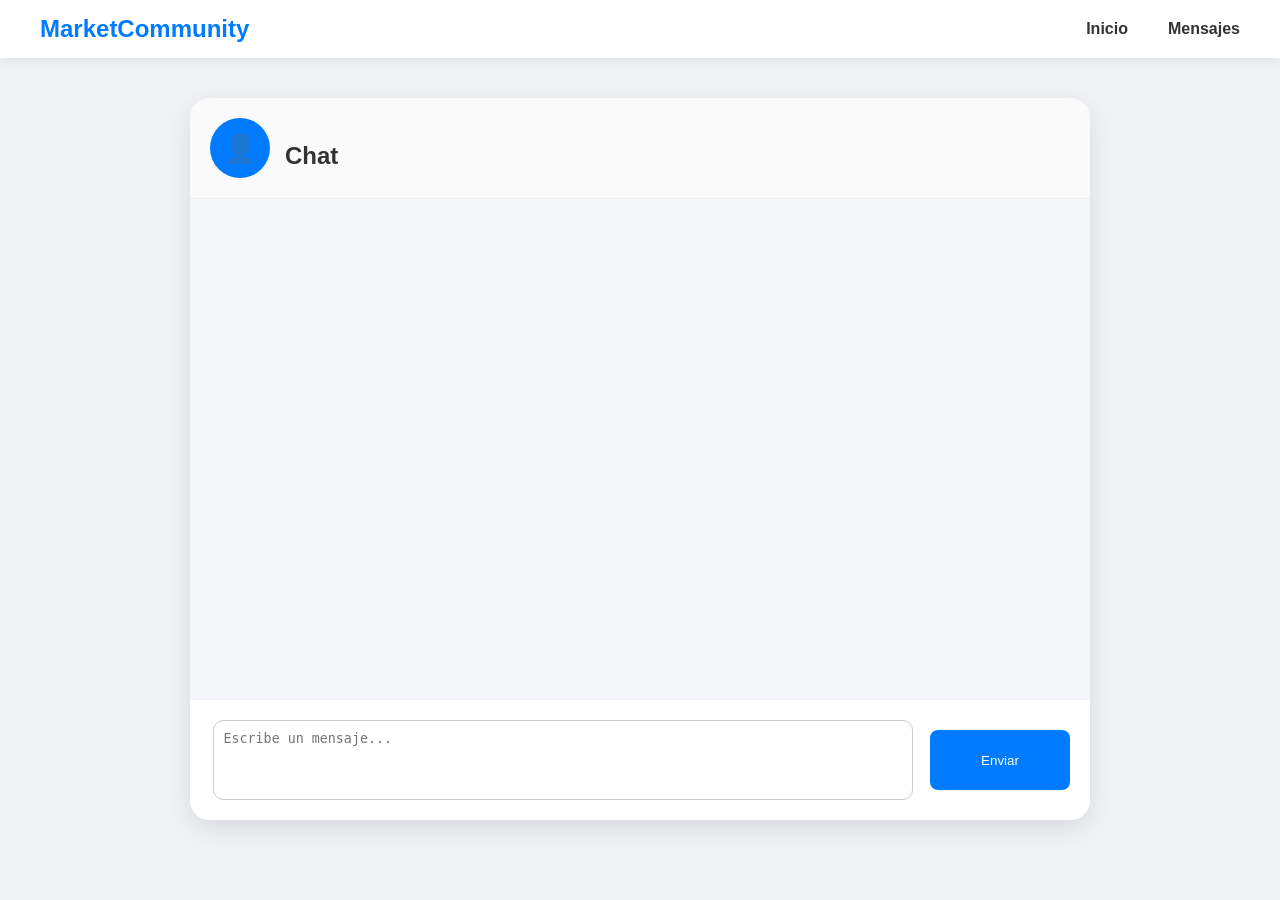
<file: frontend/pages/chat.html>
<!DOCTYPE html>
<html lang="es">
<head>
<meta charset="UTF-8">
<title>Chat</title>
<link rel="stylesheet" href="../css/style.css">
</head>

<body>

<!-- NAVBAR -->
<nav class="navbar">

    <div class="logo">
        MarketCommunity
    </div>

    <div class="nav-links">
        <a href="../index.html">Inicio</a>
        <a href="mensajes.html">Mensajes</a>
    </div>

</nav>

<!-- CHAT CONTAINER -->
<section class="chat-container">

    <!-- HEADER -->
    <div class="chat-header">

        <div class="chat-user">

            <div class="chat-avatar">
                👤
            </div>

            <div>

                <h2 id="nombre-usuario">
                    Chat
                </h2>

                <p id="estado-usuario"></p>

            </div>

        </div>

    </div>

    <!-- MENSAJES -->
    <div id="chat"></div>

    <!-- INPUT -->
    <div class="chat-input-container">

        <textarea
            id="mensaje"
            placeholder="Escribe un mensaje..."
        ></textarea>

        <button onclick="enviarMensaje()">
            Enviar
        </button>

    </div>

</section>

<script src="../js/toast.js"></script>
<script src="../js/chat.js"></script>

</body>
</html>
</file>
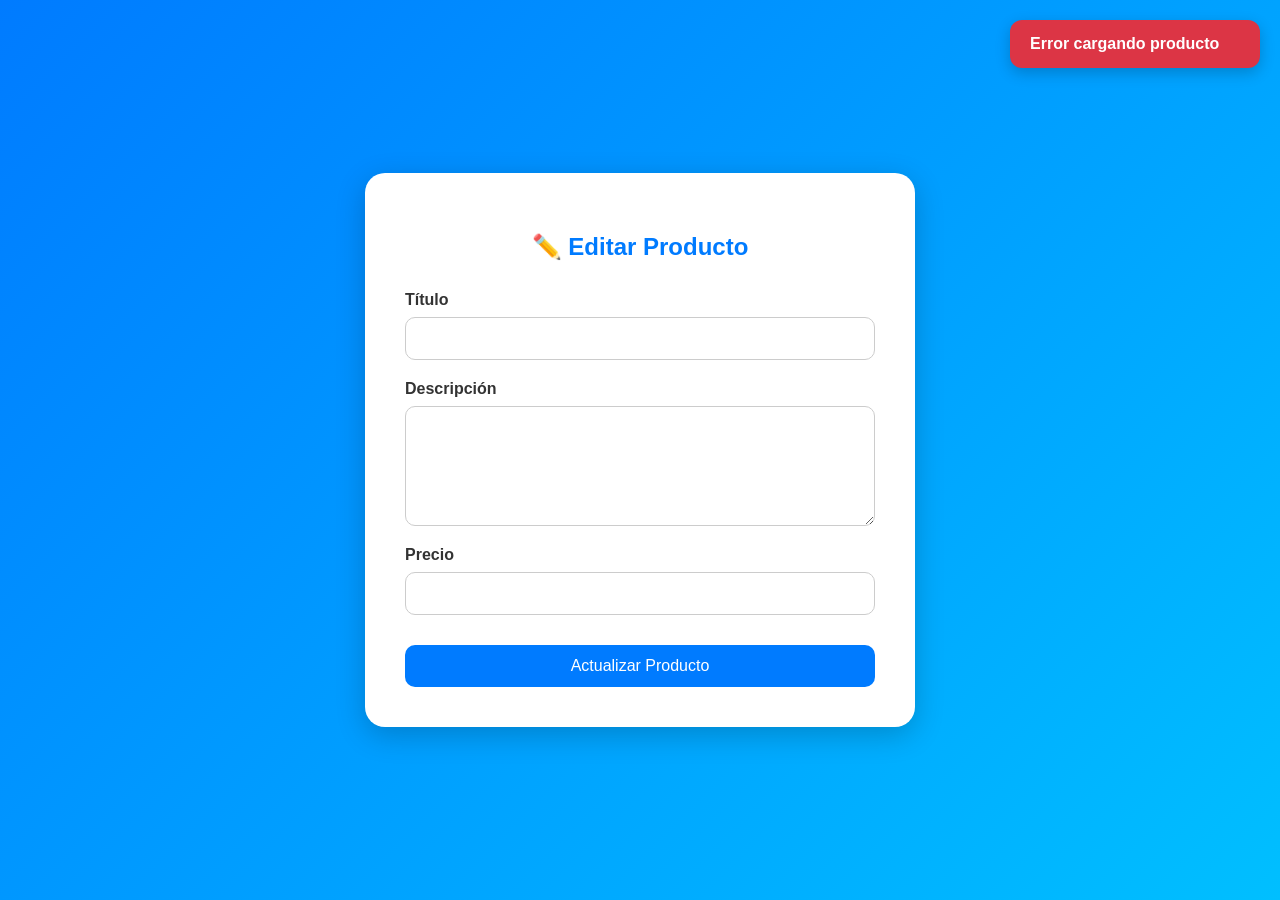
<file: frontend/pages/editar.html>
<!DOCTYPE html>
<html lang="es">
<head>
<meta charset="UTF-8">
<title>Editar Producto</title>
<link rel="stylesheet" href="../css/style.css">
</head>

<body class="auth-body">

<div class="auth-container">

    <div class="auth-card editar-card">

        <h2>✏️ Editar Producto</h2>

        <form id="form-editar">

            <input type="hidden" id="id_producto">

            <div class="input-group">

                <label>Título</label>

                <input type="text" id="titulo" required>

            </div>

            <div class="input-group">

                <label>Descripción</label>

                <textarea id="descripcion" required></textarea>

            </div>

            <div class="input-group">

                <label>Precio</label>

                <input type="number" id="precio" required>

            </div>

            <button type="submit" class="auth-btn">
                Actualizar Producto
            </button>

        </form>

    </div>

</div>

<script src="../js/toast.js"></script>
<script src="../js/editar.js"></script>
<script src="../js/sesion.js"></script>

</body>
</html>
</file>
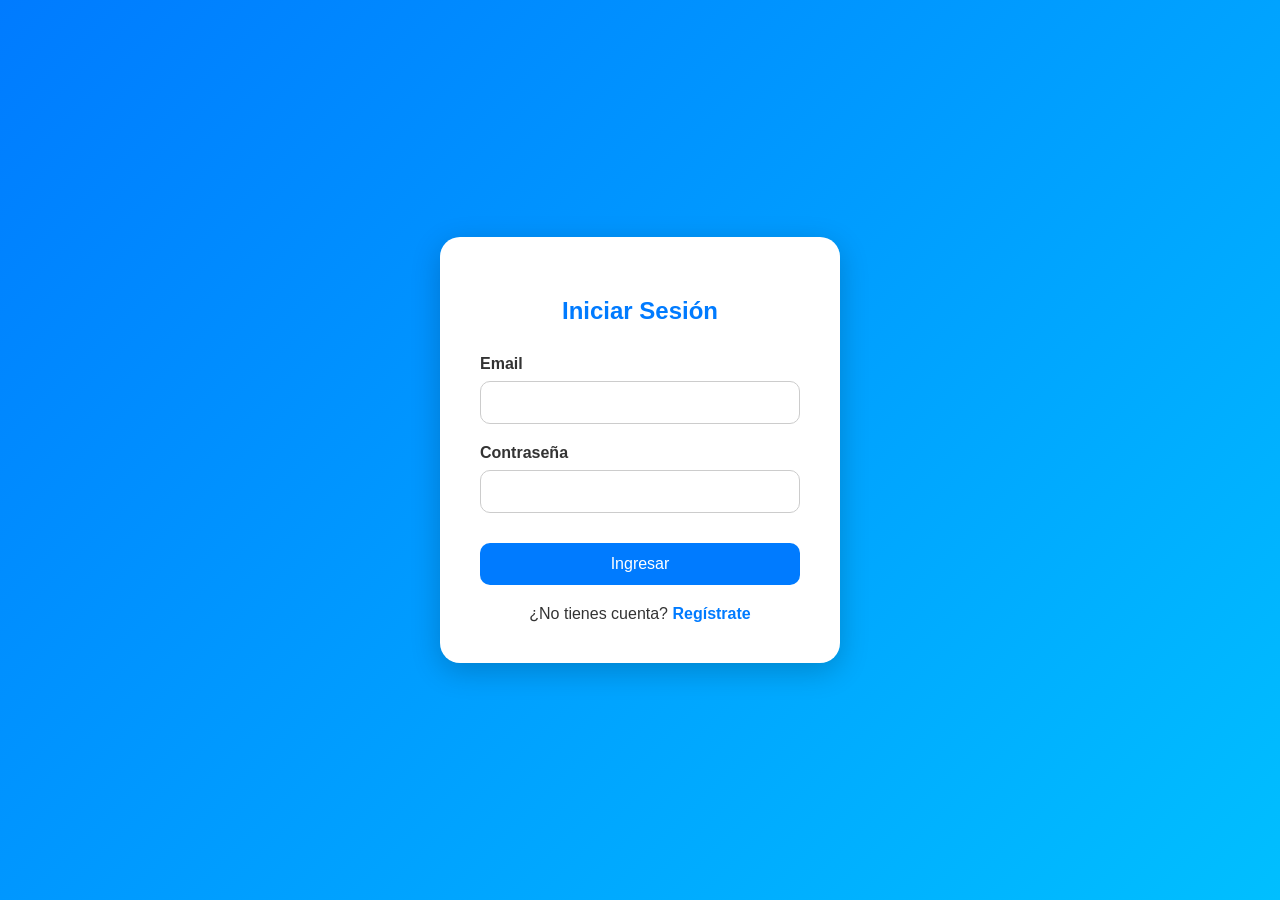
<file: frontend/pages/login.html>
<!DOCTYPE html>
<html lang="es">
<head>
<meta charset="UTF-8">
<title>Login</title>
<link rel="stylesheet" href="../css/style.css">
</head>

<body class="auth-body">

<div class="auth-container">

    <div class="auth-card">

        <h2>Iniciar Sesión</h2>

        <form id="form-login">

            <div class="input-group">
                <label>Email</label>
                <input type="email" id="email" required>
            </div>

            <div class="input-group">
                <label>Contraseña</label>
                <input type="password" id="password" required>
            </div>

            <button type="submit" class="auth-btn">
                Ingresar
            </button>

        </form>

        <p id="mensaje-login"></p>

        <p class="auth-link">
            ¿No tienes cuenta?
            <a href="register.html">Regístrate</a>
        </p>

    </div>

</div>

<script src="../js/sesion.js"></script>
<script src="../js/login.js"></script>

</body>
</html>
</file>
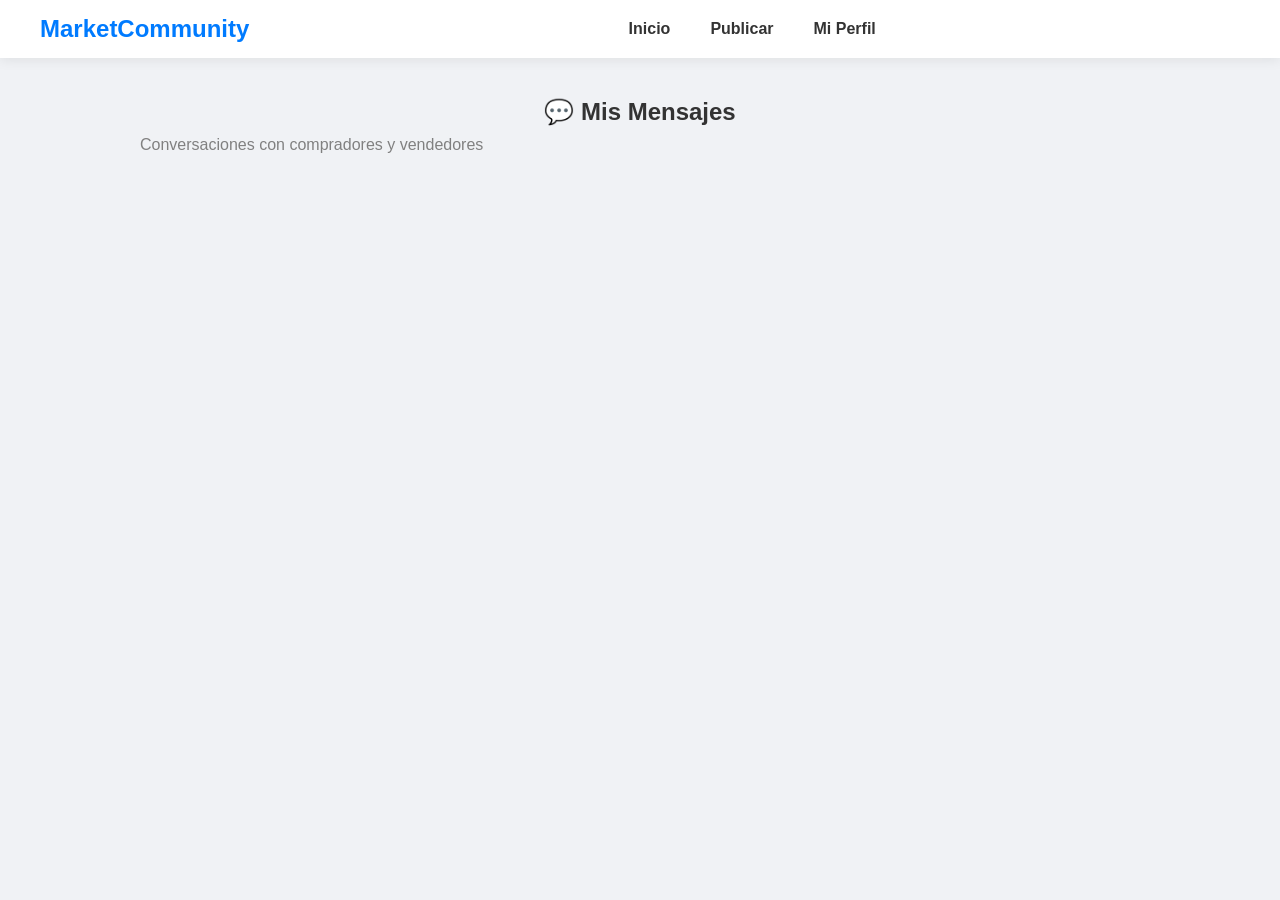
<file: frontend/pages/mensajes.html>
<!DOCTYPE html>
<html lang="es">
<head>
<meta charset="UTF-8">
<title>Mensajes</title>
<link rel="stylesheet" href="../css/style.css">
</head>

<body>

<!-- NAVBAR -->
<nav class="navbar">

    <div class="logo">
        MarketCommunity
    </div>

    <div class="nav-links">
        <a href="../index.html">Inicio</a>
        <a href="publicar.html">Publicar</a>
        <a href="perfil.html">Mi Perfil</a>
    </div>

    <div class="nav-user">
        <span id="usuario-info"></span>
        <button id="logout-btn" style="display:none;">
            Cerrar sesión
        </button>
    </div>

</nav>

<!-- CONTENEDOR -->
<section class="mensajes-container">

    <div class="mensajes-header">

        <h1>💬 Mis Mensajes</h1>

        <p>
            Conversaciones con compradores y vendedores
        </p>

    </div>

    <div id="contenedor-mensajes"></div>

</section>

<script src="../js/sesion.js"></script>
<script src="../js/mensajes.js"></script>

</body>
</html>
</file>
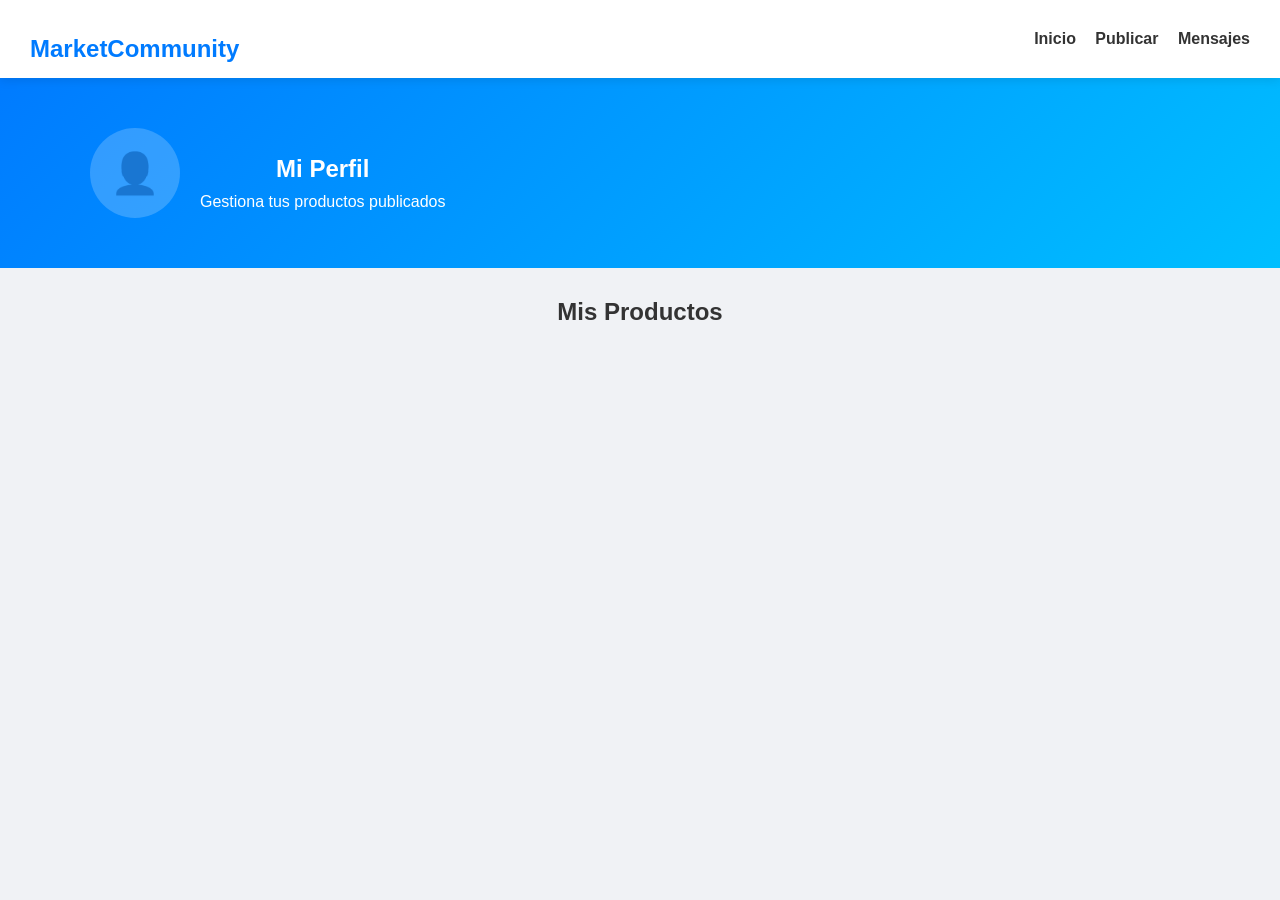
<file: frontend/pages/perfil.html>
<!DOCTYPE html>
<html lang="es">
<head>
<meta charset="UTF-8">
<title>Mi Perfil</title>
<link rel="stylesheet" href="../css/style.css">
</head>

<body>

<!-- NAVBAR -->
<nav>

    <h2>MarketCommunity</h2>

    <div>
        <a href="../index.html">Inicio</a>
        <a href="publicar.html">Publicar</a>
        <a href="mensajes.html">Mensajes</a>
    </div>

</nav>

<!-- HEADER PERFIL -->
<section class="perfil-header">

    <div class="perfil-info">

        <div class="perfil-avatar">
            👤
        </div>

        <div>
            <h1>Mi Perfil</h1>
            <p>Gestiona tus productos publicados</p>
        </div>

    </div>

</section>

<!-- PRODUCTOS -->
<section class="perfil-productos">

    <h2>Mis Productos</h2>

    <div id="mis-productos"></div>

</section>

<script src="../js/perfil.js"></script>
<script src="../js/sesion.js"></script>

</body>
</html>
</file>
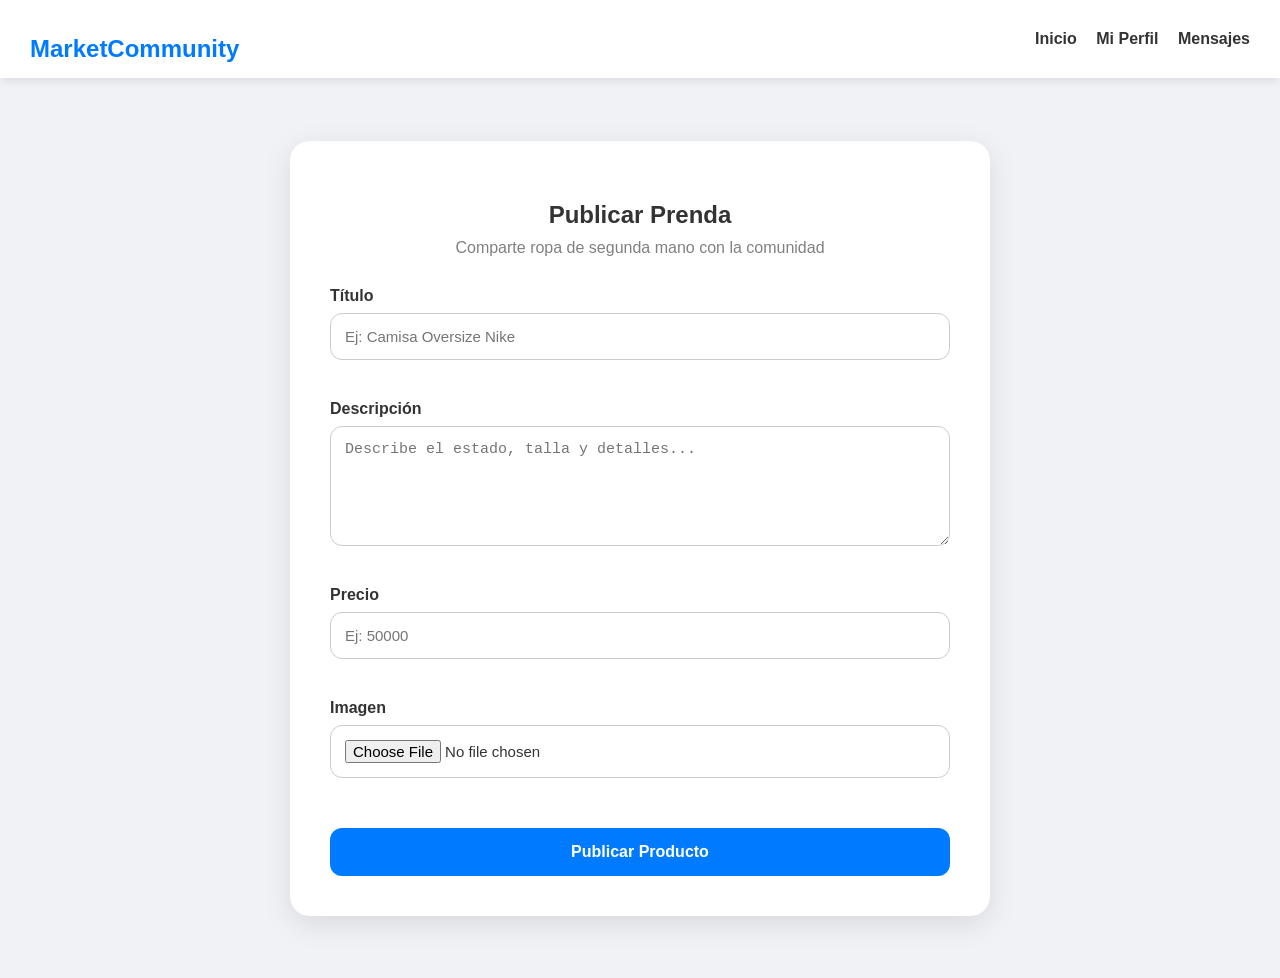
<file: frontend/pages/publicar.html>
<!DOCTYPE html>
<html lang="es">
<head>
<meta charset="UTF-8">
<title>Publicar Producto</title>
<link rel="stylesheet" href="../css/style.css">
</head>

<body>

<!-- NAVBAR -->
<nav>

    <h2>MarketCommunity</h2>

    <div>
        <a href="../index.html">Inicio</a>
        <a href="perfil.html">Mi Perfil</a>
        <a href="mensajes.html">Mensajes</a>
    </div>

</nav>

<!-- CONTENEDOR -->
<section class="publicar-container">

    <div class="publicar-card">

        <h1>Publicar Prenda</h1>

        <p class="publicar-subtitulo">
            Comparte ropa de segunda mano con la comunidad
        </p>

        <!-- FORM REAL -->
        <form
            action="../../backend/publicar.php"
            method="POST"
            enctype="multipart/form-data"
            class="form-publicar"
        >

            <!-- TITULO -->
            <div class="input-group">

                <label>Título</label>

                <input
                    type="text"
                    name="titulo"
                    placeholder="Ej: Camisa Oversize Nike"
                    required
                >

            </div>

            <!-- DESCRIPCIÓN -->
            <div class="input-group">

                <label>Descripción</label>

                <textarea
                    name="descripcion"
                    placeholder="Describe el estado, talla y detalles..."
                    required
                ></textarea>

            </div>

            <!-- PRECIO -->
            <div class="input-group">

                <label>Precio</label>

                <input
                    type="number"
                    name="precio"
                    placeholder="Ej: 50000"
                    required
                >

            </div>

            <!-- IMAGEN -->
            <div class="input-group">

                <label>Imagen</label>

                <input
                    type="file"
                    name="imagen"
                    accept="image/*"
                    required
                >

            </div>

            <button type="submit" class="btn-publicar">
                 Publicar Producto
            </button>

        </form>

    </div>

</section>

<script src="../js/producto.js"></script>

</body>
</html>
</file>
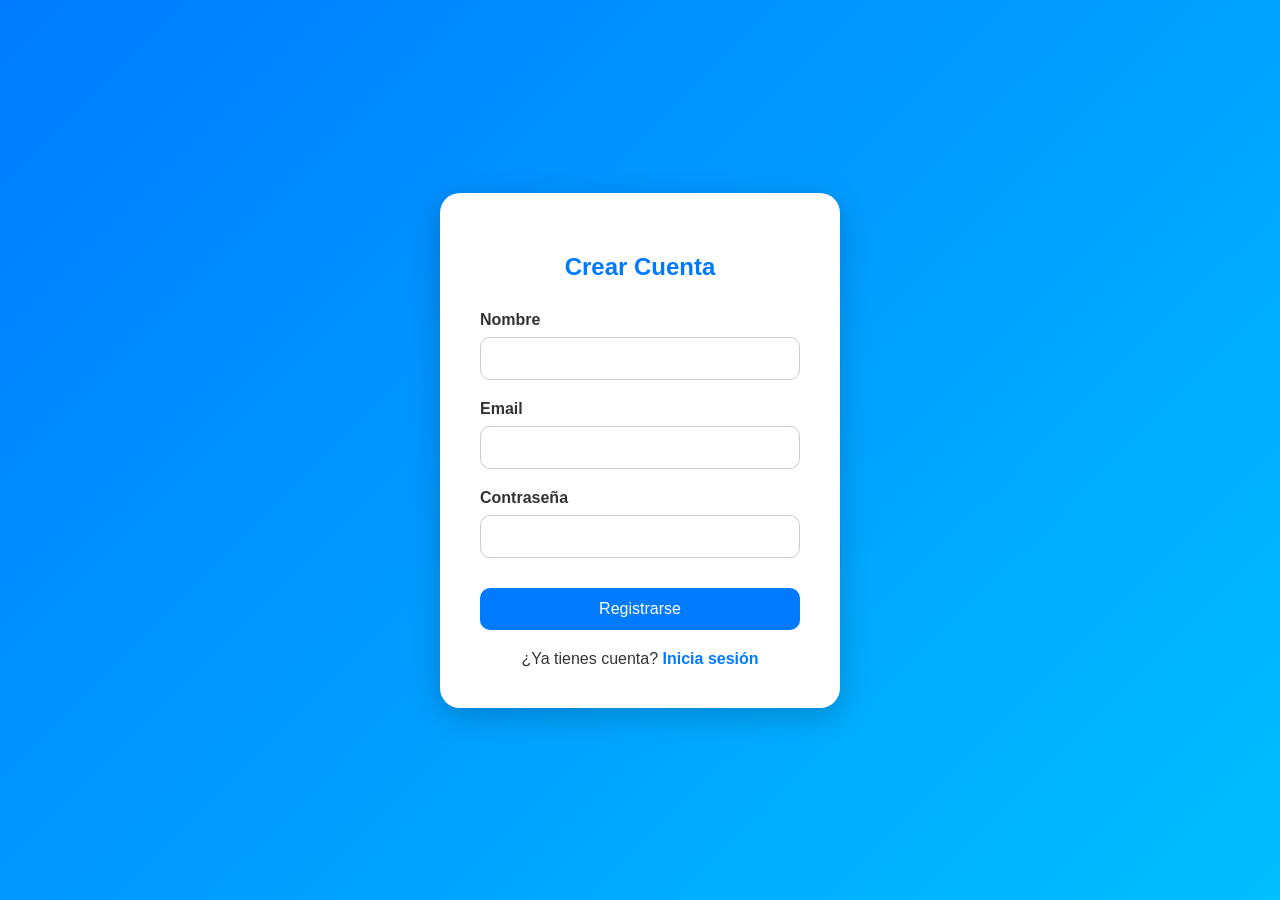
<file: frontend/pages/register.html>
<!DOCTYPE html>
<html lang="es">
<head>
<meta charset="UTF-8">
<title>Registro</title>
<link rel="stylesheet" href="../css/style.css">
</head>

<body class="auth-body">

<div class="auth-container">

    <div class="auth-card">

        <h2>Crear Cuenta</h2>

        <form id="form-register">

            <div class="input-group">

                <label>Nombre</label>

                <input type="text" name="nombre" required>

            </div>

            <div class="input-group">

                <label>Email</label>

                <input type="email" name="email" required>

            </div>

            <div class="input-group">

                <label>Contraseña</label>

                <input type="password" name="password" required>

            </div>

            <button type="submit" class="auth-btn">
                Registrarse
            </button>

        </form>

        <div class="auth-link">

            <p>
                ¿Ya tienes cuenta?
                <a href="login.html">Inicia sesión</a>
            </p>

        </div>

    </div>

</div>

<script src="../js/toast.js"></script>
<script src="../js/register.js"></script>
<script src="../js/sesion.js"></script>

</body>
</html>
</file>
<file: frontend/css/style.css>
/* RESET */
* {
    margin: 0;
    padding: 0;
    box-sizing: border-box;
}

body {
    font-family: Arial, sans-serif;
    background-color: #f0f2f5;
    color: #333;
}

/* NAVBAR */
nav {
    background-color: #ffffff;
    padding: 15px 30px;
    display: flex;
    justify-content: space-between;
    align-items: center;
    box-shadow: 0px 2px 10px rgba(0,0,0,0.1);
    position: sticky;
    top: 0;
    z-index: 100;
}

nav h2 {
    color: #007BFF;
}

nav a {
    text-decoration: none;
    color: #333;
    margin-left: 15px;
    font-weight: bold;
    transition: 0.3s;
}

nav a:hover {
    color: #007BFF;
}

/* TITULOS */
h1, h2 {
    text-align: center;
    margin-top: 20px;
}

/* BUSCADOR */
#buscador {
    display: block;
    width: 90%;
    max-width: 500px;
    margin: 20px auto;
    padding: 12px;
    border-radius: 10px;
    border: 1px solid #ccc;
    font-size: 16px;
}

/* GRID PRODUCTOS */
#contenedor-productos,
#mis-productos {
    width: 95%;
    margin: auto;
    display: grid;
    grid-template-columns: repeat(auto-fill, minmax(280px, 1fr));
    gap: 25px;
    padding-bottom: 40px;
}

/* CARD */
.card-producto {
    background-color: white;
    border-radius: 15px;
    overflow: hidden;
    box-shadow: 0px 4px 12px rgba(0,0,0,0.08);
    transition: 0.3s;
}

.card-producto:hover {
    transform: translateY(-5px);
    box-shadow: 0px 8px 20px rgba(0,0,0,0.15);
}

/* IMAGEN */
.imagen-container {
    width: 100%;
    height: 250px;
    overflow: hidden;
}

.imagen-container img {
    width: 100%;
    height: 100%;
    object-fit: cover;
}

/* INFO PRODUCTO */
.info-producto {
    padding: 15px;
}

.info-producto h3 {
    margin-bottom: 10px;
}

.info-producto h3 a {
    text-decoration: none;
    color: #333;
}

.info-producto h3 a:hover {
    color: #007BFF;
}

/* PRECIO */
.precio {
    font-size: 22px;
    color: #007BFF;
    font-weight: bold;
    margin-bottom: 15px;
}

/* BOTÓN */
.btn-ver,
button {
    display: inline-block;
    background-color: #007BFF;
    color: white;
    padding: 10px 15px;
    border-radius: 8px;
    text-decoration: none;
    border: none;
    cursor: pointer;
    transition: 0.3s;
}

.btn-ver:hover,
button:hover {
    background-color: #0056b3;
}

/* SIN PRODUCTOS */
.sin-productos {
    text-align: center;
    grid-column: 1/-1;
    font-size: 18px;
    color: gray;
}

/* CHAT */
#chat {
    max-width: 700px;
    margin: 20px auto;
    padding: 15px;
    border-radius: 10px;
    height: 450px;
    overflow-y: auto;
    background-color: white;
    box-shadow: 0px 2px 10px rgba(0,0,0,0.1);
}

/* MENSAJES */
.mensaje {
    padding: 10px;
    margin: 10px 0;
    border-radius: 12px;
    max-width: 70%;
    word-wrap: break-word;
}

.mio {
    background-color: #007BFF;
    color: white;
    margin-left: auto;
    text-align: right;
}

.otro {
    background-color: #e4e6eb;
    color: black;
    margin-right: auto;
    text-align: left;
}

/* HORA */
small {
    display: block;
    margin-top: 5px;
    font-size: 10px;
    opacity: 0.8;
}

/* TEXTAREA */
#mensaje {
    width: 100%;
    max-width: 700px;
    display: block;
    margin: auto;
    height: 80px;
    padding: 10px;
    border-radius: 10px;
    border: 1px solid #ccc;
    resize: none;
}

/* BOTÓN CHAT */
button {
    margin-top: 10px;
}

/* RESPONSIVE */
@media (max-width: 768px) {

    nav {
        flex-direction: column;
        gap: 10px;
    }

    .mensaje {
        max-width: 90%;
    }

}

/* =========================
   AUTH (LOGIN / REGISTER)
========================= */

.auth-body {
    background: linear-gradient(135deg, #007BFF, #00bfff);
    min-height: 100vh;
    display: flex;
    justify-content: center;
    align-items: center;
}

.auth-container {
    width: 100%;
    padding: 20px;
}

.auth-card {
    background: white;
    max-width: 400px;
    margin: auto;
    padding: 40px;
    border-radius: 20px;
    box-shadow: 0px 8px 30px rgba(0,0,0,0.2);
}

.auth-card h2 {
    text-align: center;
    margin-bottom: 30px;
    color: #007BFF;
}

.input-group {
    display: flex;
    flex-direction: column;
    margin-bottom: 20px;
}

.input-group label {
    margin-bottom: 8px;
    font-weight: bold;
}

.input-group input {
    padding: 12px;
    border-radius: 10px;
    border: 1px solid #ccc;
    font-size: 15px;
    transition: 0.3s;
}

.input-group input:focus {
    border-color: #007BFF;
    outline: none;
    box-shadow: 0px 0px 8px rgba(0,123,255,0.3);
}

.auth-btn {
    width: 100%;
    padding: 12px;
    border-radius: 10px;
    border: none;
    background-color: #007BFF;
    color: white;
    font-size: 16px;
    cursor: pointer;
    transition: 0.3s;
}

.auth-btn:hover {
    background-color: #0056b3;
}

.auth-link {
    margin-top: 20px;
    text-align: center;
}

.auth-link a {
    color: #007BFF;
    text-decoration: none;
    font-weight: bold;
}

.auth-link a:hover {
    text-decoration: underline;
}

/* =========================
   NAVBAR PRO
========================= */

.navbar {
    width: 100%;
    background-color: white;
    padding: 15px 40px;
    display: flex;
    justify-content: space-between;
    align-items: center;
    box-shadow: 0px 2px 15px rgba(0,0,0,0.08);
    position: sticky;
    top: 0;
    z-index: 999;
}

.logo a {
    text-decoration: none;
    font-size: 24px;
    font-weight: bold;
    color: #007BFF;
}

.nav-links {
    display: flex;
    gap: 25px;
}

.nav-links a {
    text-decoration: none;
    color: #333;
    font-weight: 600;
    transition: 0.3s;
    position: relative;
}

.nav-links a:hover {
    color: #007BFF;
}

.nav-links a::after {
    content: "";
    position: absolute;
    width: 0%;
    height: 2px;
    background: #007BFF;
    left: 0;
    bottom: -5px;
    transition: 0.3s;
}

.nav-links a:hover::after {
    width: 100%;
}

.nav-user {
    display: flex;
    align-items: center;
    gap: 15px;
}

#usuario-info {
    font-weight: bold;
    color: #333;
}

/* RESPONSIVE NAVBAR */
@media (max-width: 768px) {

    .navbar {
        flex-direction: column;
        gap: 15px;
        padding: 20px;
    }

    .nav-links {
        flex-wrap: wrap;
        justify-content: center;
    }

}

/* EFECTO PREMIUM CARD */

.card-producto {
    position: relative;
    overflow: hidden;
}

.card-producto::before {
    content: "";
    position: absolute;
    top: 0;
    left: -100%;
    width: 100%;
    height: 100%;
    background: linear-gradient(
        120deg,
        transparent,
        rgba(255,255,255,0.4),
        transparent
    );
    transition: 0.6s;
}

.card-producto:hover::before {
    left: 100%;
}

/* BOTÓN MÁS ELEGANTE */

.btn-ver {
    width: 100%;
    text-align: center;
    font-weight: bold;
}

/* =========================
   DETALLE PRODUCTO PRO
========================= */

.detalle-container {
    width: 95%;
    max-width: 1200px;
    margin: 40px auto;
}

.producto-detalle-card {
    background: white;
    border-radius: 20px;
    overflow: hidden;
    display: grid;
    grid-template-columns: 1fr 1fr;
    gap: 30px;
    box-shadow: 0px 5px 20px rgba(0,0,0,0.1);
    padding: 30px;
}

/* IMAGEN */

.producto-imagen img {
    width: 100%;
    border-radius: 15px;
    object-fit: cover;
}

/* INFO */

.producto-info {
    display: flex;
    flex-direction: column;
    justify-content: center;
}

.producto-info h1 {
    margin-bottom: 20px;
    text-align: left;
}

.detalle-precio {
    font-size: 35px;
    color: #007BFF;
    font-weight: bold;
    margin-bottom: 15px;
}

.detalle-vendedor {
    margin-bottom: 25px;
    font-size: 16px;
    color: #555;
}

/* DESCRIPCIÓN */

.detalle-descripcion {
    background: #f5f5f5;
    padding: 20px;
    border-radius: 12px;
    margin-bottom: 25px;
}

.detalle-descripcion h3 {
    margin-bottom: 10px;
}

/* CONTACTO */

.contacto-box {
    display: flex;
    flex-direction: column;
    gap: 15px;
}

.contacto-box textarea {
    width: 100%;
    min-height: 120px;
    padding: 15px;
    border-radius: 12px;
    border: 1px solid #ccc;
    resize: none;
    font-size: 15px;
}

.contacto-box button {
    width: 100%;
    padding: 14px;
    font-size: 16px;
}

/* RESPONSIVE */

@media (max-width: 900px) {

    .producto-detalle-card {
        grid-template-columns: 1fr;
    }

}

/* =========================
   PERFIL
========================= */

.perfil-header {

    background: linear-gradient(135deg, #007BFF, #00bfff);
    color: white;
    padding: 50px 20px;
    margin-bottom: 30px;

}

.perfil-info {

    max-width: 1100px;
    margin: auto;

    display: flex;
    align-items: center;
    gap: 20px;

}

.perfil-avatar {

    width: 90px;
    height: 90px;

    border-radius: 50%;

    background-color: rgba(255,255,255,0.2);

    display: flex;
    align-items: center;
    justify-content: center;

    font-size: 40px;

}

.perfil-info h1 {

    margin-bottom: 10px;

}

.perfil-productos {

    width: 95%;
    margin: auto;

}

.acciones-producto {

    display: flex;
    gap: 10px;
    margin-top: 15px;

}

.btn-eliminar {

    background-color: #dc3545;

}

.btn-eliminar:hover {

    background-color: #b02a37;

}

/* =========================
   PUBLICAR PRODUCTO
========================= */

.publicar-container {

    min-height: 100vh;

    display: flex;
    justify-content: center;
    align-items: center;

    padding: 40px 20px;

}

.publicar-card {

    width: 100%;
    max-width: 700px;

    background-color: white;

    padding: 40px;

    border-radius: 20px;

    box-shadow: 0px 8px 30px rgba(0,0,0,0.1);

}

.publicar-card h1 {

    text-align: center;
    margin-bottom: 10px;

}

.publicar-subtitulo {

    text-align: center;
    color: gray;

    margin-bottom: 30px;

}

.form-publicar {

    display: flex;
    flex-direction: column;
    gap: 20px;

}

.form-publicar textarea {

    min-height: 120px;
    resize: vertical;

}

.form-publicar input,
.form-publicar textarea {

    width: 100%;

    padding: 14px;

    border-radius: 12px;

    border: 1px solid #ccc;

    font-size: 15px;

    transition: 0.3s;

}

.form-publicar input:focus,
.form-publicar textarea:focus {

    border-color: #007BFF;

    outline: none;

    box-shadow: 0px 0px 10px rgba(0,123,255,0.2);

}

.btn-publicar {

    width: 100%;

    padding: 15px;

    border-radius: 12px;

    font-size: 16px;

    font-weight: bold;

}

/* =========================
   NAVBAR PRO
========================= */

.navbar {

    display: flex;
    justify-content: space-between;
    align-items: center;

    padding: 15px 40px;

    background-color: white;

    position: sticky;
    top: 0;

    z-index: 1000;

    box-shadow: 0px 2px 12px rgba(0,0,0,0.08);

}

.logo {

    font-size: 24px;
    font-weight: bold;

    color: #007BFF;

}

.nav-links {

    display: flex;
    gap: 25px;

}

.nav-links a {

    text-decoration: none;
    color: #333;

    font-weight: 600;

    transition: 0.3s;

}

.nav-links a:hover {

    color: #007BFF;

}

.nav-user {

    display: flex;
    align-items: center;
    gap: 15px;

}

/* RESPONSIVE NAVBAR */
@media (max-width: 768px) {

    .navbar {

        flex-direction: column;
        gap: 15px;

        padding: 20px;

    }

    .nav-links {

        flex-wrap: wrap;
        justify-content: center;

    }

}

/* =========================
   MENSAJES
========================= */

.mensajes-container {

    width: 95%;
    max-width: 1000px;

    margin: 40px auto;

}

.mensajes-header {

    margin-bottom: 30px;

}

.mensajes-header h1 {

    margin-bottom: 10px;

}

.mensajes-header p {

    color: gray;

}

.card-mensaje {

    background-color: white;

    border-radius: 15px;

    padding: 20px;

    margin-bottom: 15px;

    display: flex;
    align-items: center;
    justify-content: space-between;

    gap: 20px;

    box-shadow: 0px 3px 10px rgba(0,0,0,0.08);

    transition: 0.3s;

}

.card-mensaje:hover {

    transform: translateY(-3px);

}

.mensaje-avatar {

    width: 60px;
    height: 60px;

    border-radius: 50%;

    background-color: #007BFF;

    color: white;

    display: flex;
    align-items: center;
    justify-content: center;

    font-size: 28px;

}

.mensaje-info {

    flex: 1;

}

.mensaje-info h3 {

    margin-bottom: 5px;

}

.mensaje-info p {

    color: gray;

}

.btn-chat {

    white-space: nowrap;

}

/* =========================
   CHAT PRO
========================= */

.chat-container {

    max-width: 900px;

    margin: 30px auto;

    background-color: white;

    border-radius: 20px;

    overflow: hidden;

    box-shadow: 0px 8px 25px rgba(0,0,0,0.1);

}

.chat-header {

    padding: 20px;

    border-bottom: 1px solid #eee;

    background-color: #fafafa;

}

.chat-user {

    display: flex;
    align-items: center;

    gap: 15px;

}

.chat-avatar {

    width: 60px;
    height: 60px;

    border-radius: 50%;

    background-color: #007BFF;

    color: white;

    display: flex;
    align-items: center;
    justify-content: center;

    font-size: 28px;

}

#estado-usuario {

    color: gray;
    margin-top: 5px;

}

.chat-input-container {

    padding: 20px;

    border-top: 1px solid #eee;

    display: flex;

    gap: 15px;

}

.chat-input-container textarea {

    flex: 1;

    height: 60px;

    border-radius: 12px;

    border: 1px solid #ccc;

    padding: 12px;

    resize: none;

}

.chat-input-container button {

    width: 140px;

}

/* =========================================
   FIX CHAT LAYOUT PRO
========================================= */

.chat-container {

    width: 95%;
    max-width: 900px;

    margin: 40px auto;

    display: flex;
    flex-direction: column;

}

/* HEADER */
.chat-header {

    width: 100%;

}

/* CHAT */
.chat-container #chat {

    width: 100%;
    max-width: 100%;

    margin: 0;

    border-radius: 0;

    border: none;

    box-shadow: none;

    height: 500px;

    background: #f5f7fb;

    padding: 20px;

}

/* INPUT CONTAINER */
.chat-input-container {

    width: 100%;

    background: white;

    align-items: center;

}

/* TEXTAREA */
.chat-input-container textarea {

    width: 100%;

    max-width: 100%;

    margin: 0;

}

/* BOTÓN */
.chat-input-container button {

    margin: 0;

    height: 60px;

    min-width: 120px;

}

/* MENSAJES */
.chat-container .mensaje {

    animation: aparecer 0.2s ease;

}

/* ANIMACIÓN */
@keyframes aparecer {

    from {

        opacity: 0;
        transform: translateY(10px);

    }

    to {

        opacity: 1;
        transform: translateY(0);

    }

}

/* RESPONSIVE */
@media (max-width: 768px) {

    .chat-input-container {

        flex-direction: column;

    }

    .chat-input-container button {

        width: 100%;

    }

}

/* =========================
   TOAST NOTIFICATIONS
========================= */

#toast-container {

    position: fixed;

    top: 20px;
    right: 20px;

    z-index: 9999;

    display: flex;
    flex-direction: column;

    gap: 10px;

}

.toast {

    min-width: 250px;

    padding: 15px 20px;

    border-radius: 12px;

    background-color: #28a745;

    color: white;

    font-weight: bold;

    box-shadow: 0px 5px 15px rgba(0,0,0,0.2);

    animation: toastIn 0.3s ease;

}

.toast-error {

    background-color: #dc3545;

}

@keyframes toastIn {

    from {

        opacity: 0;
        transform: translateX(100px);

    }

    to {

        opacity: 1;
        transform: translateX(0);

    }

}

/* =========================
   EDITAR PRODUCTO
========================= */

.editar-card {

    max-width: 550px;

}

.editar-card textarea {

    min-height: 120px;

    padding: 12px;

    border-radius: 10px;

    border: 1px solid #ccc;

    resize: vertical;

    font-size: 15px;

    font-family: Arial, sans-serif;

}

.editar-card textarea:focus {

    outline: none;

    border-color: #007BFF;

    box-shadow: 0px 0px 8px rgba(0,123,255,0.3);

}
</file>
